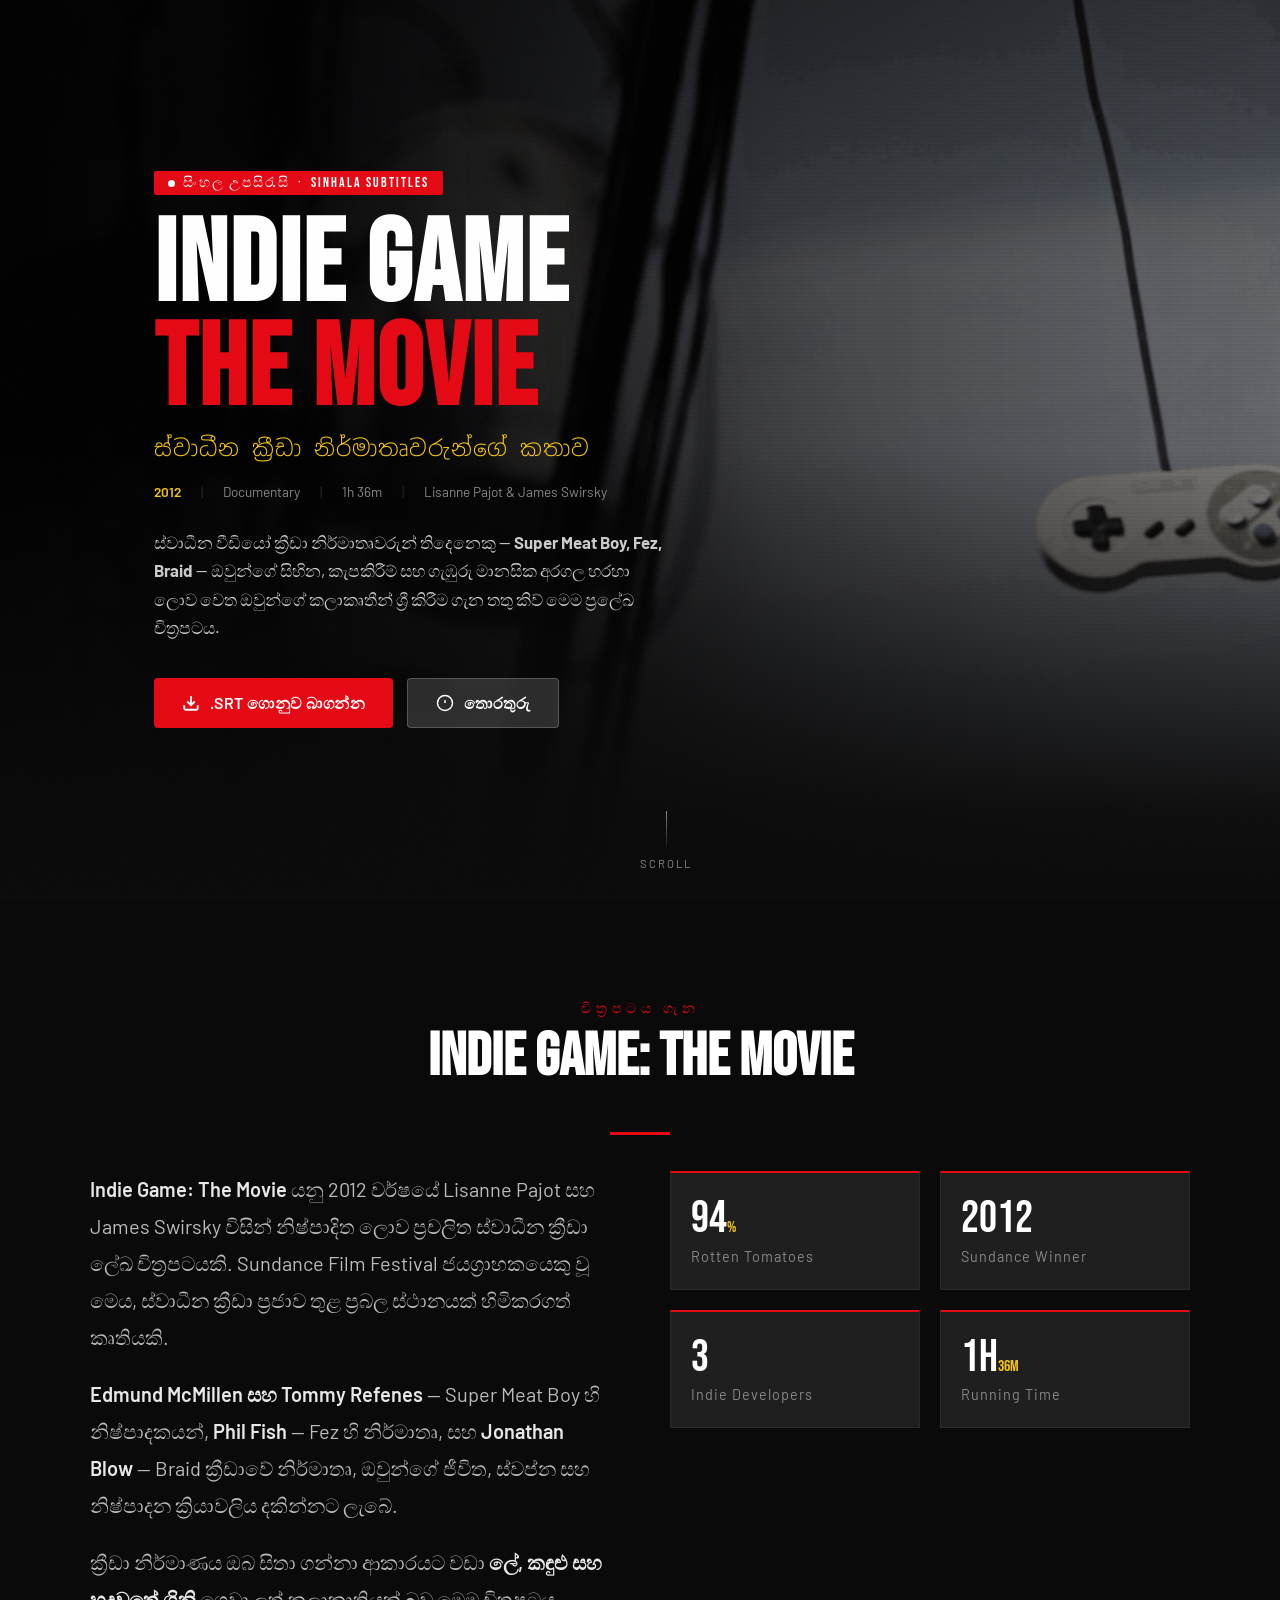
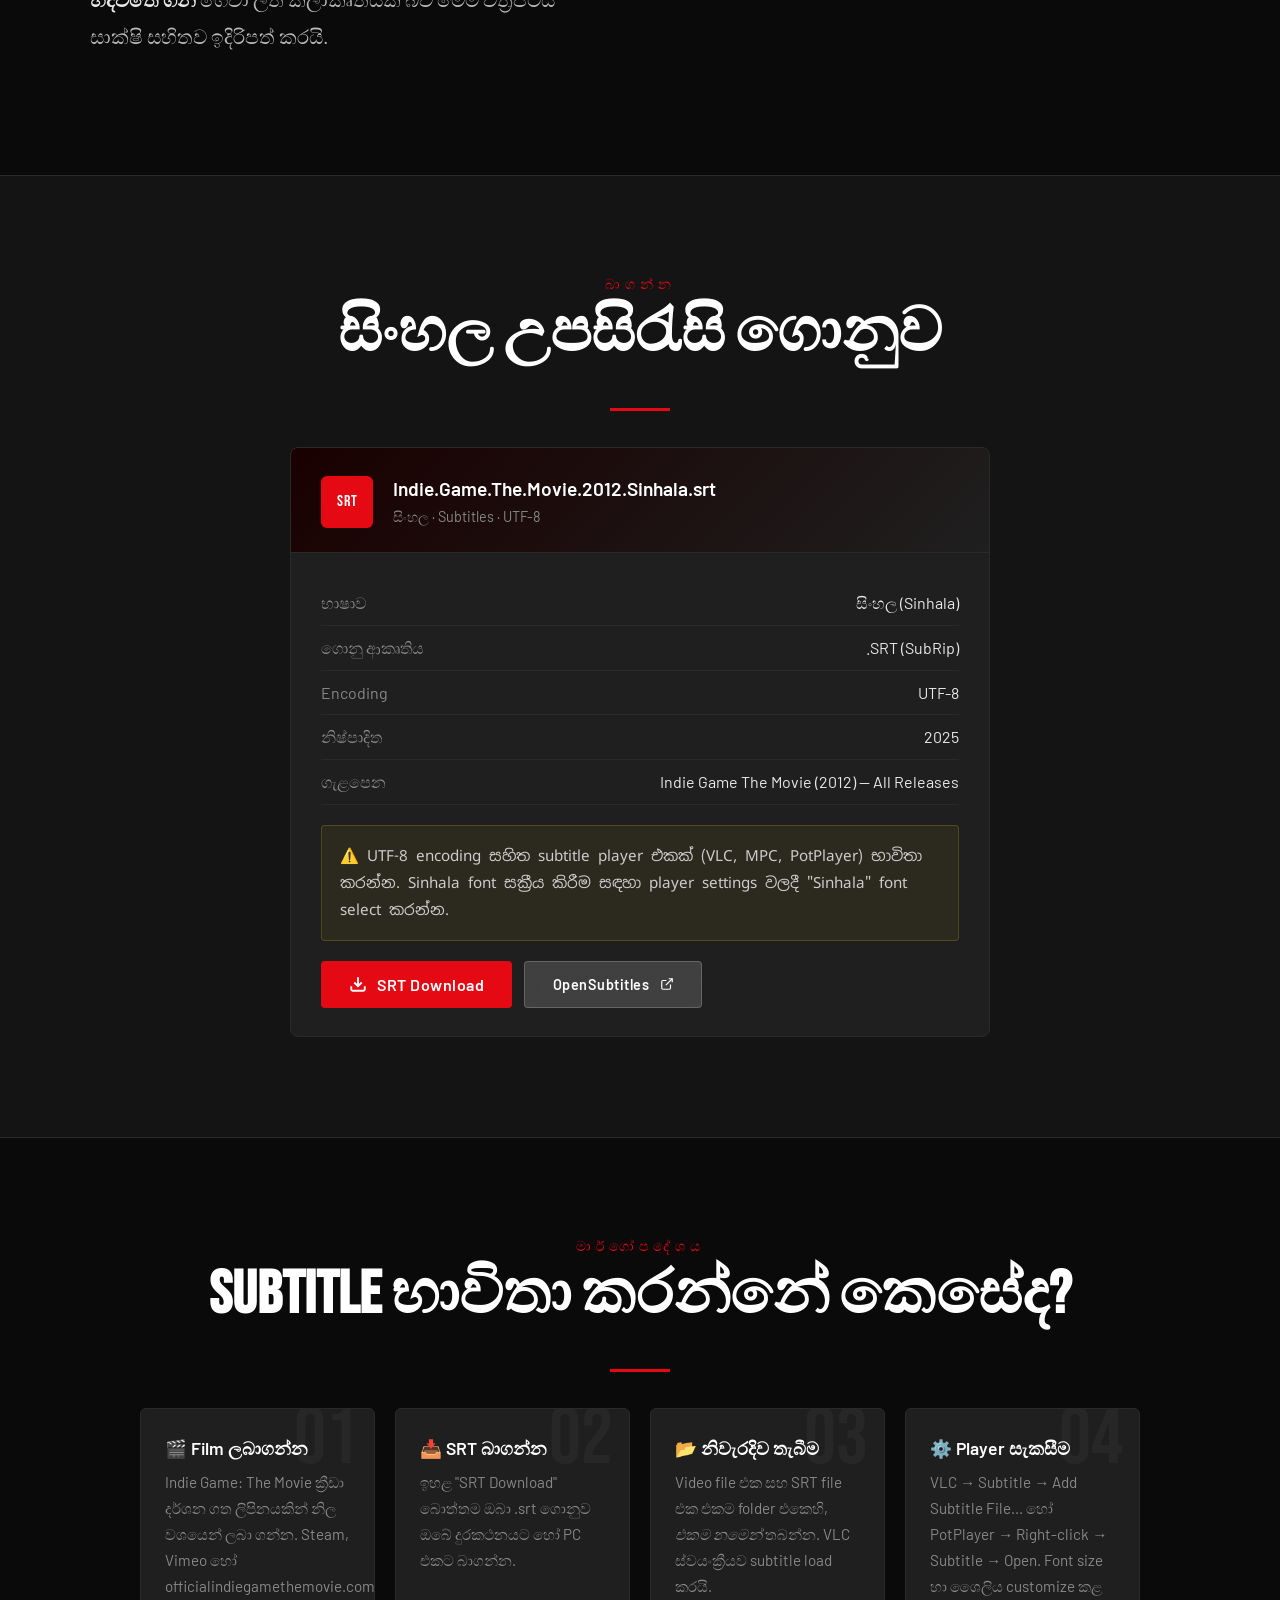
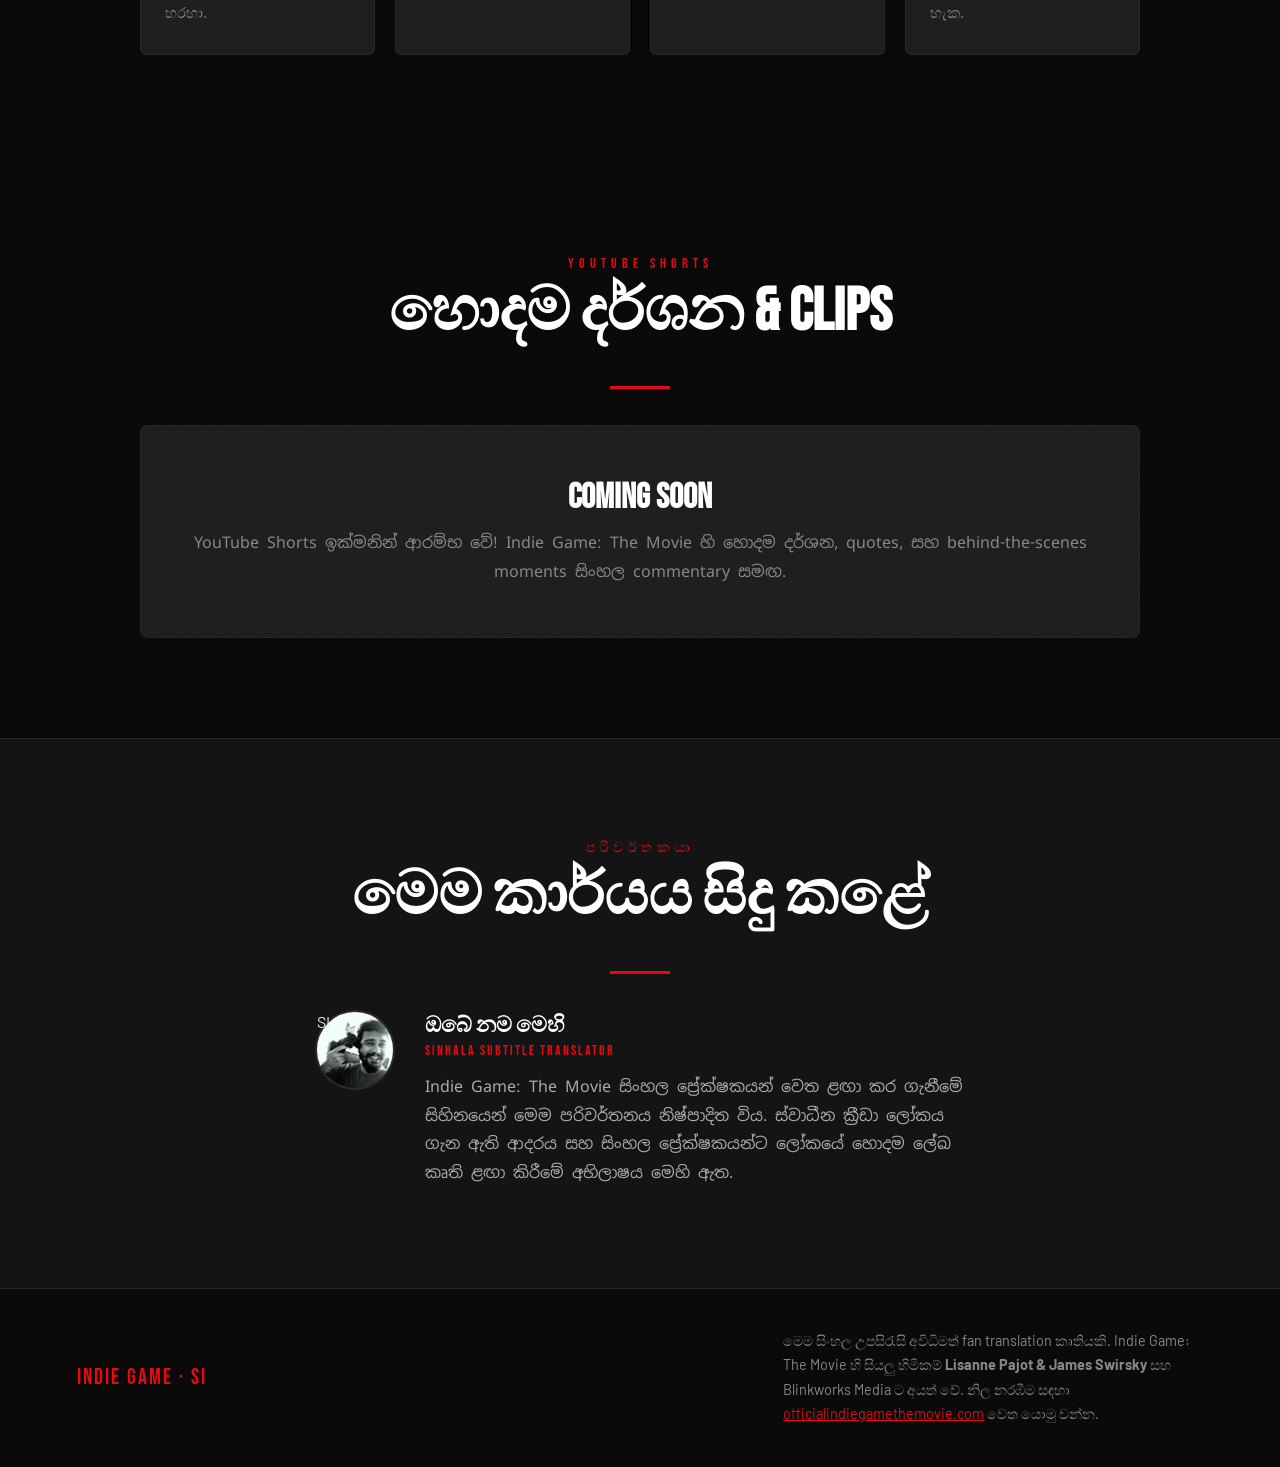
<file: indie-game-sinhala.html>
<!DOCTYPE html>
<html lang="si">

<head>
  <meta charset="UTF-8">
  <meta name="viewport" content="width=device-width, initial-scale=1.0">
  <title>Indie Game: The Movie — සිංහල උපසිරැසි</title>
  <link
    href="https://fonts.googleapis.com/css2?family=Bebas+Neue&family=Noto+Sans+Sinhala:wght@300;400;600;700&family=Barlow:ital,wght@0,300;0,400;0,600;1,300&display=swap"
    rel="stylesheet">
  <link href="styles.css" rel="stylesheet">
</head>

<body>

  <!-- ═══ HERO ═══ -->
  <section class="hero">
    <div class="hero-bg"></div>

    <div class="hero-content">
      <div class="badge">
        <span class="badge-dot"></span>
        සිංහල උපසිරැසි &nbsp;·&nbsp; SINHALA SUBTITLES
      </div>

      <h1 class="hero-title">INDIE GAME<br><span>THE MOVIE</span></h1>
      <div class="hero-subtitle-si">ස්වාධීන ක්‍රීඩා නිර්මාතෘවරුන්ගේ කතාව</div>

      <div class="hero-meta">
        <span class="year">2012</span>
        <span class="sep">|</span>
        <span>Documentary</span>
        <span class="sep">|</span>
        <span>1h 36m</span>
        <span class="sep">|</span>
        <span>Lisanne Pajot &amp; James Swirsky</span>
      </div>

      <p class="hero-desc">
        ස්වාධීන වීඩියෝ ක්‍රීඩා නිර්මාතෘවරුන් තිදෙනෙකු — <strong>Super Meat Boy, Fez, Braid</strong> — ඔවුන්ගේ සිහින,
        කැපකිරීම් සහ ගැඹුරු මානසික අරගල හරහා ලොව වෙත ඔවුන්ගේ කලාකෘතීන් ශ්‍රී කිරීම ගැන තතු කිව් මෙම ප්‍රලේඛ චිත්‍රපටය.
      </p>

      <div class="hero-actions">
        <a href="#download" class="btn btn-primary">
          <svg width="18" height="18" viewBox="0 0 24 24" fill="none" stroke="currentColor" stroke-width="2.5">
            <path d="M21 15v4a2 2 0 0 1-2 2H5a2 2 0 0 1-2-2v-4" />
            <polyline points="7 10 12 15 17 10" />
            <line x1="12" y1="15" x2="12" y2="3" />
          </svg>
          .SRT ගොනුව බාගන්න
        </a>
        <a href="#about" class="btn btn-secondary">
          <svg width="18" height="18" viewBox="0 0 24 24" fill="none" stroke="currentColor" stroke-width="2">
            <circle cx="12" cy="12" r="10" />
            <line x1="12" y1="8" x2="12" y2="12" />
            <line x1="12" y1="16" x2="12.01" y2="16" />
          </svg>
          තොරතුරු
        </a>
      </div>
    </div>

    <div class="scroll-hint">
      <div class="scroll-hint-line"></div>
      <span>scroll</span>
    </div>
  </section>

  <!-- ═══ ABOUT ═══ -->
  <section class="about-grid-wrap" id="about" style="padding: clamp(60px,8vw,100px) 6vw; background: var(--bg);">
    <p class="section-label">චිත්‍රපටය ගැන</p>
    <h2 class="section-title">INDIE GAME: THE MOVIE</h2>
    <div class="divider"></div>

    <div class="about-grid">
      <div class="about-text">
        <p>
          <strong>Indie Game: The Movie</strong> යනු 2012 වර්ෂයේ Lisanne Pajot සහ James Swirsky විසින් නිෂ්පාදිත ලොව
          ප්‍රචලිත ස්වාධීන ක්‍රීඩා ලේඛ චිත්‍රපටයකි. Sundance Film Festival ජයග්‍රාහකයෙකු වූ මෙය, ස්වාධීන ක්‍රීඩා ප්‍රජාව
          තුළ ප්‍රබල ස්ථානයක් හිමිකරගත් කෘතියකි.
        </p>
        <p>
          <strong>Edmund McMillen සහ Tommy Refenes</strong> — Super Meat Boy හි නිෂ්පාදකයන්, <strong>Phil Fish</strong>
          — Fez හි නිර්මාතෘ, සහ <strong>Jonathan Blow</strong> — Braid ක්‍රීඩාවේ නිර්මාතෘ, ඔවුන්ගේ ජීවිත, ස්වප්න සහ
          නිෂ්පාදන ක්‍රියාවලිය දකින්නට ලැබේ.
        </p>
        <p>
          ක්‍රීඩා නිර්මාණය ඔබ සිතා ගන්නා ආකාරයට වඩා <strong>ලේ, කඳුළු සහ හදවතේ ගිනි</strong> ගෙවා ලත් කලාකෘතියක් බව මෙම
          චිත්‍රපටය සාක්ෂි සහිතව ඉදිරිපත් කරයි.
        </p>
      </div>

      <div class="about-stats">
        <div class="stat-card">
          <div class="stat-number">94<span style="font-size:1rem;color:var(--gold)">%</span></div>
          <div class="stat-label">Rotten Tomatoes</div>
        </div>
        <div class="stat-card">
          <div class="stat-number">2012</div>
          <div class="stat-label">Sundance Winner</div>
        </div>
        <div class="stat-card">
          <div class="stat-number">3</div>
          <div class="stat-label">Indie Developers</div>
        </div>
        <div class="stat-card">
          <div class="stat-number">1h<span style="font-size:1rem;color:var(--gold)">36m</span></div>
          <div class="stat-label">Running Time</div>
        </div>
      </div>
    </div>
  </section>

  <!-- ═══ DOWNLOAD ═══ -->
  <section class="download-section" id="download">
    <p class="section-label">බාගන්න</p>
    <h2 class="section-title">සිංහල උපසිරැසි ගොනුව</h2>
    <div class="divider"></div>

    <div class="download-card">
      <div class="download-header">
        <div class="file-icon">SRT</div>
        <div class="file-info">
          <h3>Indie.Game.The.Movie.2012.Sinhala.srt</h3>
          <span>සිංහල · Subtitles · UTF-8</span>
        </div>
      </div>
      <div class="download-body">
        <div class="download-detail">
          <span class="key">භාෂාව</span>
          <span class="val">සිංහල (Sinhala)</span>
        </div>
        <div class="download-detail">
          <span class="key">ගොනු ආකෘතිය</span>
          <span class="val">.SRT (SubRip)</span>
        </div>
        <div class="download-detail">
          <span class="key">Encoding</span>
          <span class="val">UTF-8</span>
        </div>
        <div class="download-detail">
          <span class="key">නිෂ්පාදිත</span>
          <span class="val">2025</span>
        </div>
        <div class="download-detail">
          <span class="key">ගැළපෙන</span>
          <span class="val">Indie Game The Movie (2012) — All Releases</span>
        </div>

        <div class="download-notice">
          ⚠️ UTF-8 encoding සහිත subtitle player එකක් (VLC, MPC, PotPlayer) භාවිතා කරන්න. Sinhala font සක්‍රීය කිරීම
          සඳහා player settings වලදී "Sinhala" font select කරන්න.
        </div>

        <div class="download-actions">
          <a href="Indie.Game.The.Movie.2012.Sinhala.srt" download class="btn btn-primary">
            <svg width="18" height="18" viewBox="0 0 24 24" fill="none" stroke="currentColor" stroke-width="2.5">
              <path d="M21 15v4a2 2 0 0 1-2 2H5a2 2 0 0 1-2-2v-4" />
              <polyline points="7 10 12 15 17 10" />
              <line x1="12" y1="15" x2="12" y2="3" />
            </svg>
            SRT Download
          </a>
          <a href="https://www.opensubtitles.org" target="_blank" class="btn btn-secondary" style="font-size:0.9rem;">
            OpenSubtitles
            <svg width="14" height="14" viewBox="0 0 24 24" fill="none" stroke="currentColor" stroke-width="2">
              <path d="M18 13v6a2 2 0 0 1-2 2H5a2 2 0 0 1-2-2V8a2 2 0 0 1 2-2h6" />
              <polyline points="15 3 21 3 21 9" />
              <line x1="10" y1="14" x2="21" y2="3" />
            </svg>
          </a>
        </div>
      </div>
    </div>
  </section>

  <!-- ═══ HOW TO USE ═══ -->
  <section id="howto" style="background: var(--bg);">
    <p class="section-label">මාර්ගෝපදේශය</p>
    <h2 class="section-title">SUBTITLE භාවිතා කරන්නේ කෙසේද?</h2>
    <div class="divider"></div>

    <div class="howto-grid">
      <div class="howto-card">
        <h4>🎬 Film ලබාගන්න</h4>
        <p>Indie Game: The Movie ක්‍රීඩා දර්ශන ගත ලිපිනයකින් නිල වශයෙන් ලබා ගන්න. Steam, Vimeo හෝ
          officialindiegamethemovie.com හරහා.</p>
      </div>
      <div class="howto-card">
        <h4>📥 SRT බාගන්න</h4>
        <p>ඉහළ "SRT Download" බොත්තම ඔබා .srt ගොනුව ඔබේ දුරකථනයට හෝ PC එකට බාගන්න.</p>
      </div>
      <div class="howto-card">
        <h4>📂 නිවැරදිව තැබීම</h4>
        <p>Video file එක සහ SRT file එක එකම folder එකෙහි, <em>එකම නමෙන්</em> තබන්න. VLC ස්වයංක්‍රීයව subtitle load කරයි.
        </p>
      </div>
      <div class="howto-card">
        <h4>⚙️ Player සැකසීම</h4>
        <p>VLC → Subtitle → Add Subtitle File... හෝ PotPlayer → Right-click → Subtitle → Open. Font size හා ශෛලිය
          customize කළ හැක.</p>
      </div>
    </div>
  </section>

  <!-- ═══ YOUTUBE SHORTS ═══ -->
  <section class="shorts-section" id="shorts">
    <p class="section-label">YouTube Shorts</p>
    <h2 class="section-title">හොදම දර්ශන &amp; Clips</h2>
    <div class="divider"></div>

    <div class="shorts-grid" id="shortsGrid">
      <!-- Placeholder — replace href/src with your actual YouTube Shorts links & thumbnails -->
      <div class="shorts-coming">
        <h3>COMING SOON</h3>
        <p>YouTube Shorts ඉක්මනින් ආරම්භ වේ! Indie Game: The Movie හි හොදම දර්ශන, quotes, සහ behind-the-scenes moments
          සිංහල commentary සමඟ.</p>
      </div>
    </div>

    <!-- 
    TO ADD SHORTS: Replace the "shorts-coming" div above with short-card divs like this:
    
    <a href="https://www.youtube.com/shorts/XXXXXX" target="_blank" class="short-card">
      <img class="short-thumb" src="https://i.ytimg.com/vi/XXXXXX/hq720.jpg" alt="Short title" loading="lazy">
      <div class="short-overlay">
        <div class="short-play">
          <svg width="16" height="16" viewBox="0 0 24 24" fill="white"><polygon points="5 3 19 12 5 21 5 3"/></svg>
        </div>
        <div class="short-title">ඔබේ Short title</div>
        <div class="short-duration">#1 · 0:58</div>
      </div>
    </a>
  -->
  </section>

  <!-- ═══ TRANSLATOR ═══ -->
  <section class="translator-section">
    <p class="section-label">පරිවර්තකයා</p>
    <h2 class="section-title">මෙම කාර්යය සිදු කළේ</h2>
    <div class="divider"></div>

    <div class="translator-card">
      <div class="avatar">SI</div>
      <div class="translator-info">
        <h3>ඔබේ නම මෙහි</h3>
        <div class="role">Sinhala Subtitle Translator</div>
        <p>
          Indie Game: The Movie සිංහල ප්‍රේක්ෂකයන් වෙත ළඟා කර ගැනීමේ සිහිනයෙන් මෙම පරිවර්තනය නිෂ්පාදිත විය. ස්වාධීන
          ක්‍රීඩා ලෝකය ගැන ඇති ආදරය සහ සිංහල ප්‍රේක්ෂකයන්ට ලෝකයේ හොදම ලේඛ කෘති ළඟා කිරීමේ අභිලාෂය මෙහි ඇත.
        </p>
      </div>
    </div>
  </section>

  <!-- ═══ FOOTER ═══ -->
  <footer>
    <div class="footer-logo">INDIE GAME · SI</div>
    <p>
      මෙම සිංහල උපසිරැසි අවිධිමත් fan translation කෘතියකි. Indie Game: The Movie හි සියලු හිමිකම් <strong>Lisanne Pajot
        &amp; James Swirsky</strong> සහ Blinkworks Media ට අයත් වේ. නිල නරඹීම සඳහා <a
        href="http://www.officialindiegamethemovie.com" target="_blank"
        style="color:var(--red);">officialindiegamethemovie.com</a> වෙත යොමු වන්න.
    </p>
  </footer>

  <script src="script.js">
  </script>

</body>

</html>
</file>
<file: styles.css>
:root {
    --red: #e50914;
    --red-dark: #b20710;
    --gold: #f5c518;
    --bg: #0a0a0a;
    --bg2: #141414;
    --bg3: #1a1a1a;
    --surface: #1f1f1f;
    --text: #e8e8e8;
    --muted: #888;
    --border: #2a2a2a;
  }

  * { margin: 0; padding: 0; box-sizing: border-box; }

  html { scroll-behavior: smooth; }

  body {
    background: var(--bg);
    color: var(--text);
    font-family: 'Barlow', sans-serif;
    overflow-x: hidden;
  }

  /* ─── HERO ─── */
  .hero {
    position: relative;
    min-height: 100vh;
    display: flex;
    align-items: flex-end;
    overflow: hidden;
  }

  .hero-bg {
    position: absolute;
    inset: 0;
    background:
      linear-gradient(to bottom, rgba(0,0,0,0.3) 0%, transparent 30%, transparent 50%, rgba(10,10,10,0.95) 90%, #0a0a0a 100%),
      linear-gradient(to right, rgba(0,0,0,0.8) 0%, transparent 60%),
      url('img/img1.png') center/cover no-repeat;
    background-color: #1a0a0a;
  }

  /* Pixel/scanline overlay for indie vibe */
  .hero-bg::after {
    content: '';
    position: absolute;
    inset: 0;
    background-image: repeating-linear-gradient(
      0deg,
      transparent,
      transparent 2px,
      rgba(0,0,0,0.03) 2px,
      rgba(0,0,0,0.03) 4px
    );
    pointer-events: none;
    z-index: 1;
  }

  .hero-content {
    position: relative;
    z-index: 2;
    padding: 0 6vw 8vh;
    max-width: 800px;
  }

  .badge {
    display: inline-flex;
    align-items: center;
    gap: 8px;
    background: var(--red);
    color: #fff;
    font-family: 'Bebas Neue', sans-serif;
    font-size: 0.85rem;
    letter-spacing: 2px;
    padding: 4px 14px;
    border-radius: 2px;
    margin-bottom: 20px;
    animation: fadeUp 0.8s ease both;
  }

  .badge-dot {
    width: 7px; height: 7px;
    background: #fff;
    border-radius: 50%;
    animation: pulse 2s infinite;
  }

  @keyframes pulse {
    0%, 100% { opacity: 1; transform: scale(1); }
    50% { opacity: 0.4; transform: scale(0.8); }
  }

  .hero-title {
    font-family: 'Bebas Neue', sans-serif;
    font-size: clamp(3.5rem, 9vw, 8rem);
    line-height: 0.9;
    letter-spacing: 2px;
    color: #fff;
    animation: fadeUp 0.8s 0.1s ease both;
  }

  .hero-title span {
    color: var(--red);
  }

  .hero-subtitle-si {
    font-family: 'Noto Sans Sinhala', sans-serif;
    font-size: clamp(1rem, 2.5vw, 1.4rem);
    font-weight: 300;
    color: var(--gold);
    margin-top: 10px;
    letter-spacing: 1px;
    animation: fadeUp 0.8s 0.2s ease both;
  }

  .hero-meta {
    display: flex;
    align-items: center;
    gap: 20px;
    margin: 20px 0 28px;
    font-size: 0.85rem;
    color: var(--muted);
    flex-wrap: wrap;
    animation: fadeUp 0.8s 0.3s ease both;
  }

  .hero-meta .year { color: var(--gold); font-weight: 600; }
  .hero-meta .sep { color: var(--border); }

  .hero-desc {
    font-size: clamp(0.9rem, 1.5vw, 1.05rem);
    line-height: 1.7;
    color: #ccc;
    max-width: 520px;
    margin-bottom: 36px;
    animation: fadeUp 0.8s 0.4s ease both;
  }

  .hero-actions {
    display: flex;
    gap: 14px;
    flex-wrap: wrap;
    animation: fadeUp 0.8s 0.5s ease both;
  }

  .btn {
    display: inline-flex;
    align-items: center;
    gap: 10px;
    padding: 14px 28px;
    font-family: 'Barlow', sans-serif;
    font-size: 1rem;
    font-weight: 600;
    border: none;
    border-radius: 4px;
    cursor: pointer;
    text-decoration: none;
    transition: all 0.2s;
    letter-spacing: 0.5px;
  }

  .btn-primary {
    background: var(--red);
    color: #fff;
  }
  .btn-primary:hover {
    background: var(--red-dark);
    transform: scale(1.03);
  }

  .btn-secondary {
    background: rgba(255,255,255,0.15);
    color: #fff;
    backdrop-filter: blur(8px);
    border: 1px solid rgba(255,255,255,0.2);
  }
  .btn-secondary:hover {
    background: rgba(255,255,255,0.25);
    transform: scale(1.03);
  }

  .btn svg { flex-shrink: 0; }

  @keyframes fadeUp {
    from { opacity: 0; transform: translateY(24px); }
    to { opacity: 1; transform: translateY(0); }
  }

  /* ─── SCROLL INDICATOR ─── */
  .scroll-hint {
    position: absolute;
    bottom: 30px;
    left: 50%;
    transform: translateX(-50%);
    z-index: 3;
    display: flex;
    flex-direction: column;
    align-items: center;
    gap: 6px;
    color: var(--muted);
    font-size: 0.7rem;
    letter-spacing: 2px;
    text-transform: uppercase;
    animation: fadeUp 1s 1s ease both;
  }

  .scroll-hint-line {
    width: 1px;
    height: 40px;
    background: linear-gradient(to bottom, var(--muted), transparent);
    animation: scrollPulse 2s infinite;
  }

  @keyframes scrollPulse {
    0%, 100% { opacity: 1; }
    50% { opacity: 0.3; }
  }

  /* ─── SECTIONS ─── */
  section {
    padding: clamp(60px, 8vw, 100px) 6vw;
  }

  /* Center all non-hero sections */
  section:not(.hero) {
    display: flex;
    flex-direction: column;
    align-items: center;
    text-align: center;
  }

  .section-label {
    font-family: 'Bebas Neue', sans-serif;
    font-size: 0.9rem;
    letter-spacing: 5px;
    color: var(--red);
    text-transform: uppercase;
    margin-bottom: 10px;
  }

  .section-title {
    font-family: 'Bebas Neue', sans-serif;
    font-size: clamp(2.4rem, 5vw, 3.8rem);
    color: #fff;
    margin-bottom: 30px;
    line-height: 1;
  }

  /* ─── ABOUT ─── */
  .about-grid {
    display: grid;
    grid-template-columns: 1fr 1fr;
    gap: 60px;
    align-items: start;
    max-width: 1100px;
    width: 100%;
    text-align: left;
  }

  .about-text p {
    font-size: clamp(1.05rem, 1.6vw, 1.25rem);
    line-height: 1.85;
    color: #bbb;
    margin-bottom: 20px;
  }

  .about-text p strong {
    color: var(--text);
    font-weight: 600;
  }

  .about-stats {
    display: grid;
    grid-template-columns: 1fr 1fr;
    gap: 20px;
  }

  .stat-card {
    background: var(--surface);
    border: 1px solid var(--border);
    border-top: 2px solid var(--red);
    padding: 24px 20px;
    transition: transform 0.2s, border-color 0.2s;
  }

  .stat-card:hover {
    transform: translateY(-4px);
    border-top-color: var(--gold);
  }

  .stat-number {
    font-family: 'Bebas Neue', sans-serif;
    font-size: 2.8rem;
    color: #fff;
    line-height: 1;
  }

  .stat-label {
    font-size: 0.9rem;
    color: var(--muted);
    letter-spacing: 1px;
    margin-top: 6px;
  }

  /* ─── DOWNLOAD ─── */
  .download-section {
    background: var(--bg2);
    border-top: 1px solid var(--border);
    border-bottom: 1px solid var(--border);
  }

  .download-card {
    max-width: 700px;
    width: 100%;
    background: var(--surface);
    border: 1px solid var(--border);
    border-radius: 8px;
    overflow: hidden;
    transition: box-shadow 0.3s;
    text-align: left;
  }

  .download-card:hover {
    box-shadow: 0 0 40px rgba(229,9,20,0.15);
  }

  .download-header {
    background: linear-gradient(135deg, #1a0000, var(--surface));
    padding: 28px 30px 24px;
    border-bottom: 1px solid var(--border);
    display: flex;
    align-items: center;
    gap: 20px;
  }

  .file-icon {
    width: 52px;
    height: 52px;
    background: var(--red);
    border-radius: 6px;
    display: flex;
    align-items: center;
    justify-content: center;
    font-family: 'Bebas Neue', sans-serif;
    font-size: 1rem;
    color: #fff;
    letter-spacing: 1px;
    flex-shrink: 0;
  }

  .file-info h3 {
    font-size: 1.2rem;
    font-weight: 600;
    color: #fff;
    margin-bottom: 6px;
  }

  .file-info span {
    font-size: 0.9rem;
    color: var(--muted);
  }

  .download-body {
    padding: 28px 30px;
  }

  .download-detail {
    display: flex;
    justify-content: space-between;
    padding: 12px 0;
    border-bottom: 1px solid var(--border);
    font-size: 1rem;
  }

  .download-detail:last-of-type { border-bottom: none; }
  .download-detail .key { color: var(--muted); }
  .download-detail .val { color: var(--text); font-weight: 400; }

  .download-notice {
    background: rgba(245,197,24,0.06);
    border: 1px solid rgba(245,197,24,0.2);
    border-radius: 4px;
    padding: 16px 18px;
    margin: 20px 0;
    font-size: 0.95rem;
    color: #ccc;
    font-family: 'Noto Sans Sinhala', sans-serif;
    line-height: 1.8;
  }

  .download-actions {
    display: flex;
    gap: 12px;
    flex-wrap: wrap;
    margin-top: 20px;
  }

  /* ─── SHORTS / YOUTUBE ─── */
  .shorts-section { background: var(--bg); }

  .shorts-grid {
    display: grid;
    grid-template-columns: repeat(auto-fill, minmax(250px, 1fr));
    gap: 16px;
    max-width: 1000px;
    width: 100%;
  }

  .short-card {
    position: relative;
    aspect-ratio: 9/16;
    background: var(--surface);
    border-radius: 8px;
    overflow: hidden;
    cursor: pointer;
    border: 1px solid var(--border);
    transition: transform 0.25s, box-shadow 0.25s;
  }

  .short-card:hover {
    transform: scale(1.04);
    box-shadow: 0 12px 40px rgba(0,0,0,0.6);
    border-color: var(--red);
    z-index: 2;
  }

  .short-thumb {
    width: 100%;
    height: 100%;
    object-fit: cover;
    display: block;
  }

  .short-overlay {
    position: absolute;
    inset: 0;
    background: linear-gradient(to top, rgba(0,0,0,0.85) 0%, transparent 50%);
    display: flex;
    flex-direction: column;
    justify-content: flex-end;
    padding: 14px 12px;
  }

  .short-play {
    width: 44px; height: 44px;
    background: rgba(229,9,20,0.9);
    border-radius: 50%;
    display: flex;
    align-items: center;
    justify-content: center;
    position: absolute;
    top: 50%;
    left: 50%;
    transform: translate(-50%, -50%);
    opacity: 0;
    transition: opacity 0.2s;
  }

  .short-card:hover .short-play { opacity: 1; }

  .short-title {
    font-family: 'Noto Sans Sinhala', sans-serif;
    font-size: 0.75rem;
    color: #fff;
    line-height: 1.4;
  }

  .short-duration {
    font-size: 0.7rem;
    color: var(--muted);
    margin-top: 3px;
  }

  /* Placeholder shorts */
  .short-placeholder {
    width: 100%;
    height: 100%;
    background: linear-gradient(135deg, #1a1a1a, #111);
    display: flex;
    flex-direction: column;
    align-items: center;
    justify-content: center;
    gap: 8px;
    padding: 20px;
  }

  .short-placeholder svg { opacity: 0.3; }
  .short-placeholder span {
    font-size: 0.72rem;
    color: var(--muted);
    text-align: center;
    line-height: 1.4;
    font-family: 'Noto Sans Sinhala', sans-serif;
  }

  .shorts-coming {
    grid-column: 1 / -1;
    background: var(--surface);
    border: 1px dashed var(--border);
    border-radius: 8px;
    padding: 50px 40px;
    text-align: center;
    color: var(--muted);
  }

  .shorts-coming h3 {
    font-family: 'Bebas Neue', sans-serif;
    font-size: 2.2rem;
    color: #fff;
    margin-bottom: 10px;
  }

  .shorts-coming p {
    font-size: 1rem;
    font-family: 'Noto Sans Sinhala', sans-serif;
    line-height: 1.8;
  }

  /* ─── ABOUT TRANSLATOR ─── */
  .translator-section {
    background: var(--bg2);
    border-top: 1px solid var(--border);
  }

  .translator-card {
    max-width: 650px;
    width: 100%;
    display: flex;
    gap: 30px;
    align-items: flex-start;
    text-align: left;
  }

.avatar {
  width: 80px;
  height: 80px;
  border-radius: 50%;
  background: url('img/profile.jpg') center / cover no-repeat;
  flex-shrink: 0;
  border: 2px solid var(--border);
}

  .translator-info h3 {
    font-size: 1.4rem;
    font-weight: 600;
    color: #fff;
    margin-bottom: 6px;
  }

  .translator-info .role {
    font-size: 0.85rem;
    color: var(--red);
    letter-spacing: 2px;
    font-family: 'Bebas Neue', sans-serif;
    text-transform: uppercase;
    margin-bottom: 14px;
  }

  .translator-info p {
    font-size: 1rem;
    color: #aaa;
    line-height: 1.8;
    font-family: 'Noto Sans Sinhala', sans-serif;
  }

  /* ─── HOW TO USE ─── */
  .howto-grid {
    display: grid;
    grid-template-columns: repeat(auto-fit, minmax(220px, 1fr));
    gap: 20px;
    max-width: 1000px;
    width: 100%;
    counter-reset: step;
    text-align: left;
  }

  .howto-card {
    background: var(--surface);
    border: 1px solid var(--border);
    border-radius: 6px;
    padding: 28px 24px;
    counter-increment: step;
    position: relative;
    overflow: hidden;
    transition: border-color 0.2s;
  }

  .howto-card:hover { border-color: var(--red); }

  .howto-card::before {
    content: counter(step, decimal-leading-zero);
    position: absolute;
    top: -10px;
    right: 16px;
    font-family: 'Bebas Neue', sans-serif;
    font-size: 5rem;
    color: rgba(255,255,255,0.04);
    line-height: 1;
    pointer-events: none;
  }

  .howto-card h4 {
    font-weight: 600;
    color: #fff;
    margin-bottom: 10px;
    font-size: 1.1rem;
  }

  .howto-card p {
    font-size: 0.95rem;
    color: #888;
    line-height: 1.7;
  }

  /* ─── FOOTER ─── */
  footer {
    border-top: 1px solid var(--border);
    padding: 40px 6vw;
    display: flex;
    justify-content: space-between;
    align-items: center;
    flex-wrap: gap;
    gap: 20px;
  }

  .footer-logo {
    font-family: 'Bebas Neue', sans-serif;
    font-size: 1.4rem;
    color: var(--red);
    letter-spacing: 2px;
  }

  footer p {
    font-size: 0.9rem;
    color: var(--muted);
    line-height: 1.7;
    max-width: 420px;
  }

  /* ─── RESPONSIVE ─── */
  @media (max-width: 768px) {
    .about-grid { grid-template-columns: 1fr; gap: 40px; }
    .about-stats { grid-template-columns: 1fr 1fr; }
    .translator-card { flex-direction: column; gap: 20px; }
    footer { flex-direction: column; text-align: center; }
    .hero-content { padding: 0 5vw 6vh; }
    .download-header { flex-direction: column; text-align: center; }
    .download-detail { flex-direction: column; gap: 2px; }
    .download-detail .key { font-size: 0.75rem; }
  }

  @media (max-width: 480px) {
    .hero-actions { flex-direction: column; }
    .btn { justify-content: center; }
    .shorts-grid { grid-template-columns: repeat(2, 1fr); }
  }

  /* ─── DIVIDER ─── */
  .divider {
    width: 60px;
    height: 3px;
    background: var(--red);
    margin: 14px 0 36px;
  }

  /* Noise overlay */
  body::after {
    content: '';
    position: fixed;
    inset: 0;
    pointer-events: none;
    z-index: 1000;
    opacity: 0.025;
    background-image: url("data:image/svg+xml,%3Csvg viewBox='0 0 200 200' xmlns='http://www.w3.org/2000/svg'%3E%3Cfilter id='n'%3E%3CfeTurbulence type='fractalNoise' baseFrequency='0.9' numOctaves='4' stitchTiles='stitch'/%3E%3C/filter%3E%3Crect width='100%25' height='100%25' filter='url(%23n)'/%3E%3C/svg%3E");
    background-size: 200px;
  }
</file>
